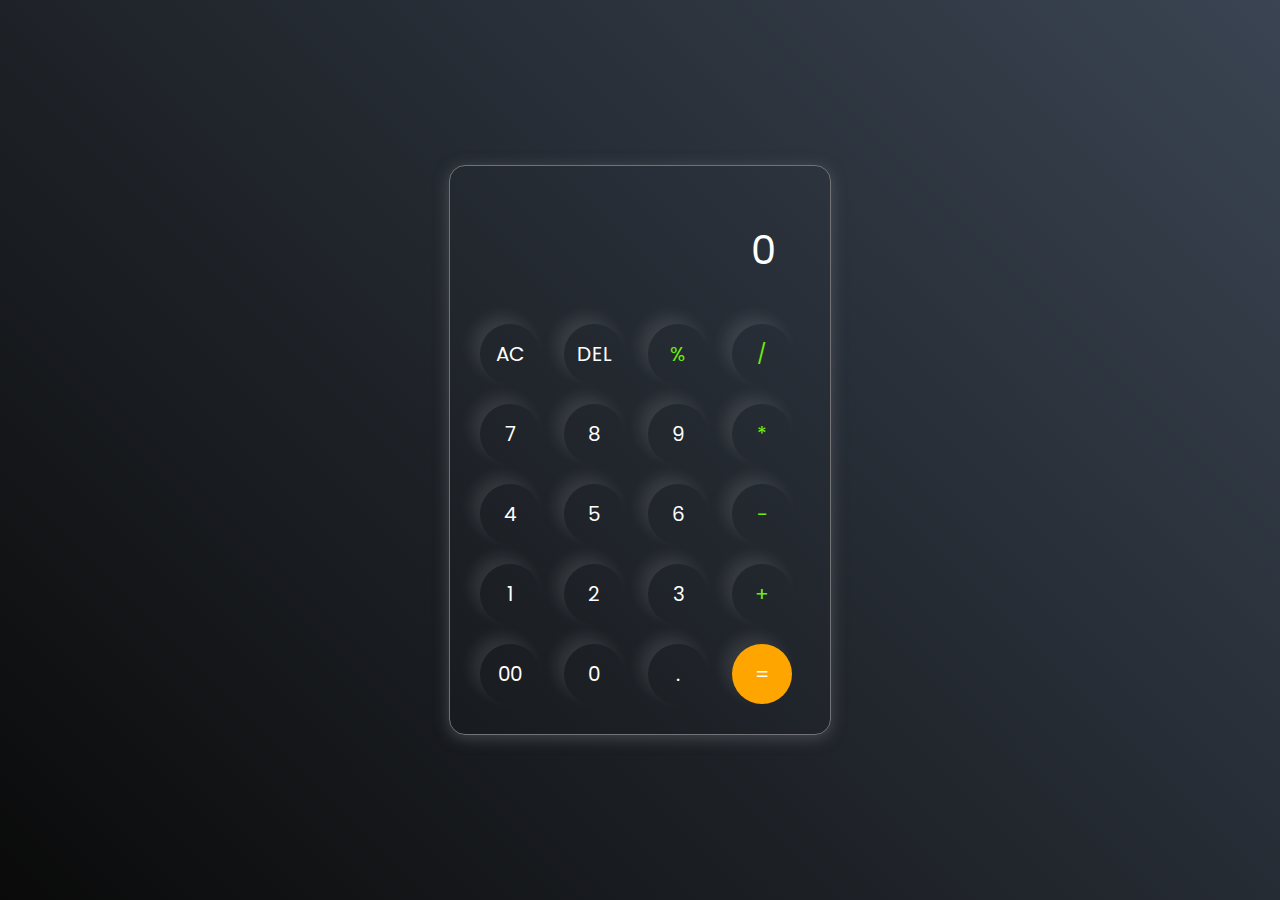
<file: Calculator/index.html>
<!DOCTYPE html>
<html lang="en">
<head>
    <meta charset="UTF-8">
    <meta name="viewport" content="width=device-width, initial-scale=1.0">
    <title>Calculator</title>
    <link rel="stylesheet" href="style.css ">
</head>
<body>
    <div class="calculator">
        <input type="text" placeholder="0" id="inputBox">
    <div>
        <button>AC</button>
        <button>DEL</button>
        <button class="operator">%</button>
        <button class="operator">/</button>
    </div>
    <div>
        <button>7</button>
        <button>8</button>
        <button>9</button>
        <button class="operator">*</button>
    </div>
    <div>
        <button>4</button>
        <button>5</button>
        <button>6</button>
        <button class="operator">-</button>
    </div>
    <div>
        <button>1</button>
        <button>2</button>
        <button>3</button>
        <button class="operator">+</button>
    </div>
    <div>
        <button>00</button>
        <button>0</button>
        <button>.</button>
        <button class="equal">=</button>
    </div>
</div>
<script src="script.js"></script>
</body>
</html>
</file>
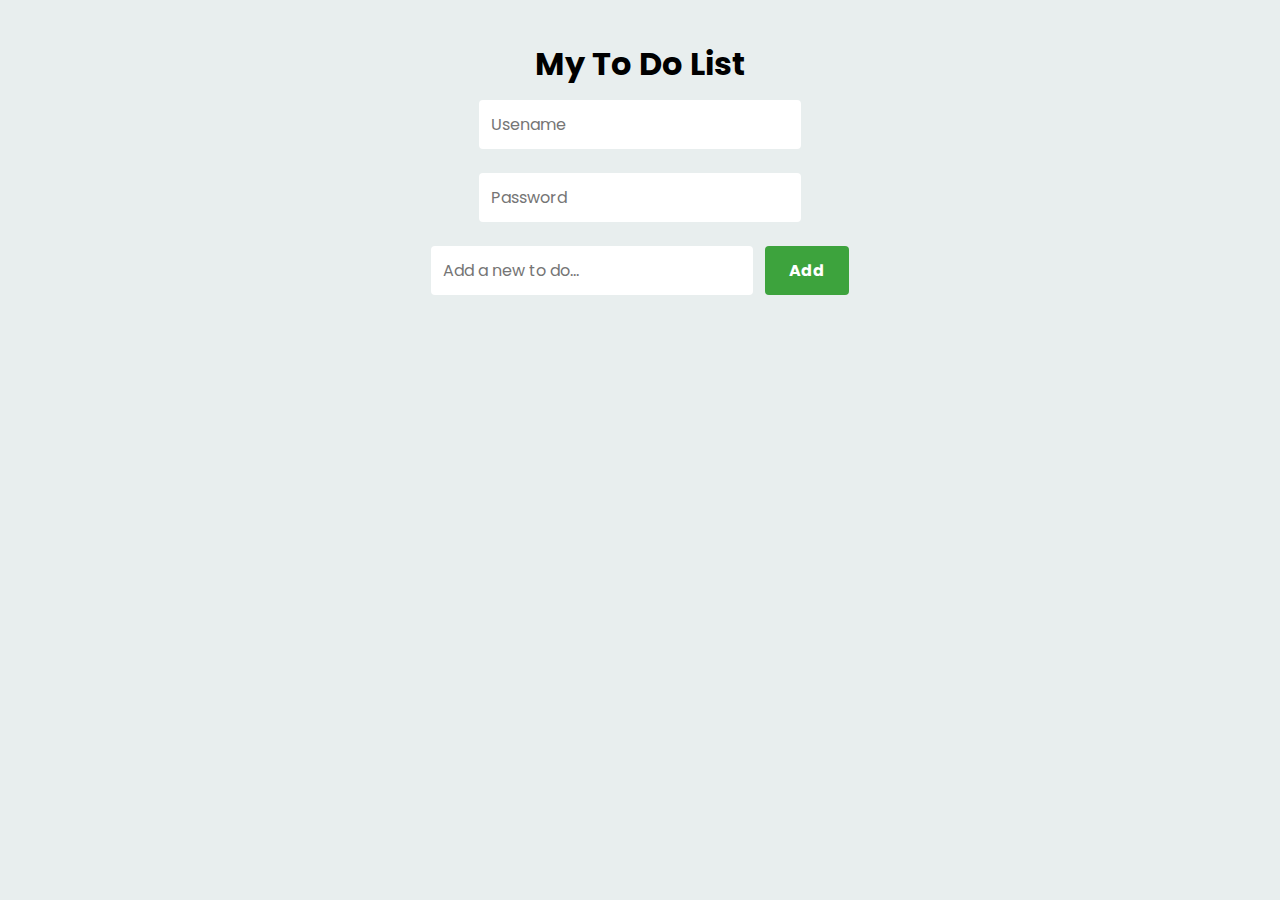
<file: todolist/index.html>
<!DOCTYPE html>
<html lang="en">
<head>
    <meta charset="UTF-8">
    <meta http-equiv="X-UA-Compatible" content="IE=edge">
    <meta name="viewport" content="width=device-width, initial-scale=1.0">
    <link rel="stylesheet" href="style.css">
    <title>To Do List - JavaScript Project</title>
</head>
<body>
    <div class="container">
        <div class="input-container">
            <h1>My To Do List</h1>
            <input type="text" placeholder="Usename" id="user">
            <input type="text" placeholder="Password" id="pass">
            <input type="text" placeholder="Add a new to do..." id="inputBox">
            <input type="button" value="Add" id="addBtn">
        </div>

        <ul class="todoList" id="todoList">
            <!--<li>Task1</li>
            <li>Task2</li>
            <li>Task3</li>-->
        </ul>
    </div>

    <script src="script.js"></script>
</body>
</html>
</file>
<file: Calculator/style.css>
@import url('https://fonts.googleapis.com/css2?family=Poppins:wght@500&display=swap');

*{
    margin: 0;
    padding: 0;
    box-sizing: border-box;
    font-family: 'Poppins', sans-serif;
}

body{
    width: 100%;
    height: 100vh;
    display: flex;
    justify-content: center;
    align-items: center;
    background: linear-gradient(45deg, #0a0a0a, #3a4452);
}

.calculator{
    border: 1px solid #717377;
    padding: 20px;
    border-radius: 16px;
    background: transparent;
    box-shadow: 0px 3px 15px rgba(113, 115, 119, 0.5);

}

input{
    width: 320px;
    border: none;
    padding: 24px;
    margin: 10px;
    background: transparent;
    box-shadow: 0px 3px 15px rgbs(84, 84, 84, 0.1);
    font-size: 40px;
    text-align: right;
    cursor: pointer;
    color: #ffffff;
}

input::placeholder{
    color: #ffffff;
}

button{
    border: none;
    width: 60px;
    height: 60px;
    margin: 10px;
    border-radius: 50%;
    background: transparent;
    color: #ffffff;
    font-size: 20px;
    box-shadow: -8px -8px 15px rgba(255, 255, 255, 0.1);
    cursor: pointer;
}

.equal{
    background-color: orange;
}

.operator{
    color: #6dee0a;
}
</file>
<file: todolist/style.css>
@import url('https://fonts.googleapis.com/css2?family=Poppins&display=swap');

*{
    margin: 0;
    padding: 0;
    box-sizing: border-box;
    font-family: 'Poppins', sans-serif;
}

body{
    background-color: rgb(232, 238, 238);
}

.container{
    display: flex;
    flex-direction: column;
    justify-content: center;
    align-items: center;
    margin-top: 20px;
}

.input-container{
    width: 100%;
    max-width: 500px;
    text-align: center;
    padding: 20px;
}

.input-container input{
    border: none;
    outline: none;
    padding: 12px;
    margin-block: 12px;
    border-radius: 4px;
    font-size: 16px;
}

.input-container input[type="text"]{
    width: 70%;
}

.input-container input[type="button"]{
    background-color: #3da33d;
    color: #fff;
    font-weight: 700;
    margin-left: 8px;
    cursor: pointer;
    padding: 12px 24px;
}

.input-container input[type="button"]:hover{
    background-color: #60b160;
}

ul{
    width: 70%;
    max-width: 450px;
    /*display: flex;
    justify-content: center;
    flex-direction: column;
    align-items: center; */
}

ul li{
    list-style-type: none;
    cursor: pointer;
    margin-block-end: 12px;
    border-radius: 8px;
    border: 0.125px solid #a19f9f;
    padding: 6px 12px;
    background-color: #ffffff;
    display: flex;
    align-items: center;
    justify-content: space-between;
    transition: background-color 0.5s;
}

ul li:hover{
    background-color: #cbcaca;
}

ul li p{
    flex-grow: 1;
    padding: 2px;
}
.btn{
    border: green;
    font-size: 16px;
    font-weight: 600;
    cursor: pointer;
    padding: 8px;
}

.deleteBtn{

    color: red;
    
}

.editBtn{
    color: #008000;
}
</file>
